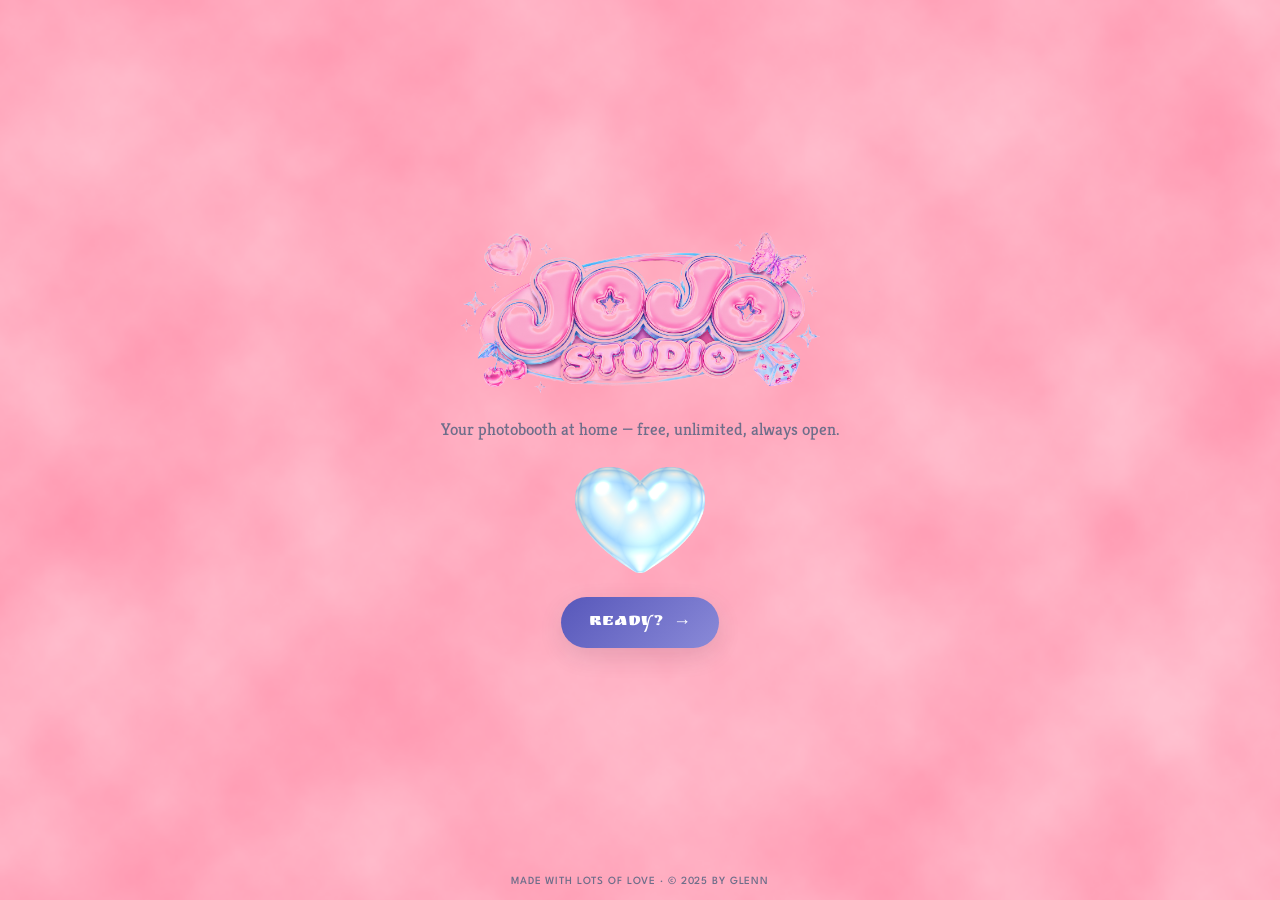
<file: index.html>
<!DOCTYPE html>
<html lang="en">

<head>
    <meta charset="UTF-8">
    <meta name="viewport" content="width=device-width, initial-scale=1.0">
    <title>JOJO.STUDIO — Photobooth at home</title>
    <link rel="stylesheet" href="styles.css">
    <link rel="preconnect" href="https://fonts.googleapis.com">
    <link rel="preconnect" href="https://fonts.gstatic.com" crossorigin>
    <link
        href="https://fonts.googleapis.com/css2?family=Koulen&family=Kreon:wght@300..700&family=League+Spartan:wght@100..900&family=Archivo+Black&family=Ruslan+Display&family=Silkscreen:wght@400;700&display=swap"
        rel="stylesheet">
    <link rel="icon" type="image/png" href="img2/pin_logo.png">
</head>

<body class="home">
    <main class="home-content">
        <img src="img2/logo.png" alt="JOJO.STUDIO" class="home-logo">
        <p class="home-tagline">Your photobooth at home — free, unlimited, always open.</p>
        <img src="img2/heart.png" alt="" class="home-heart" aria-hidden="true">
        <button class="primary-btn home-cta" id="ready-btn" onclick="redirectWithTransition('instructions.html')">
            Ready? <span class="arrow">→</span>
        </button>
    </main>

    <footer class="footer-text">
        Made with lots of love · © 2025 by Glenn
    </footer>

    <script src="transition.js"></script>
</body>

</html>
</file>
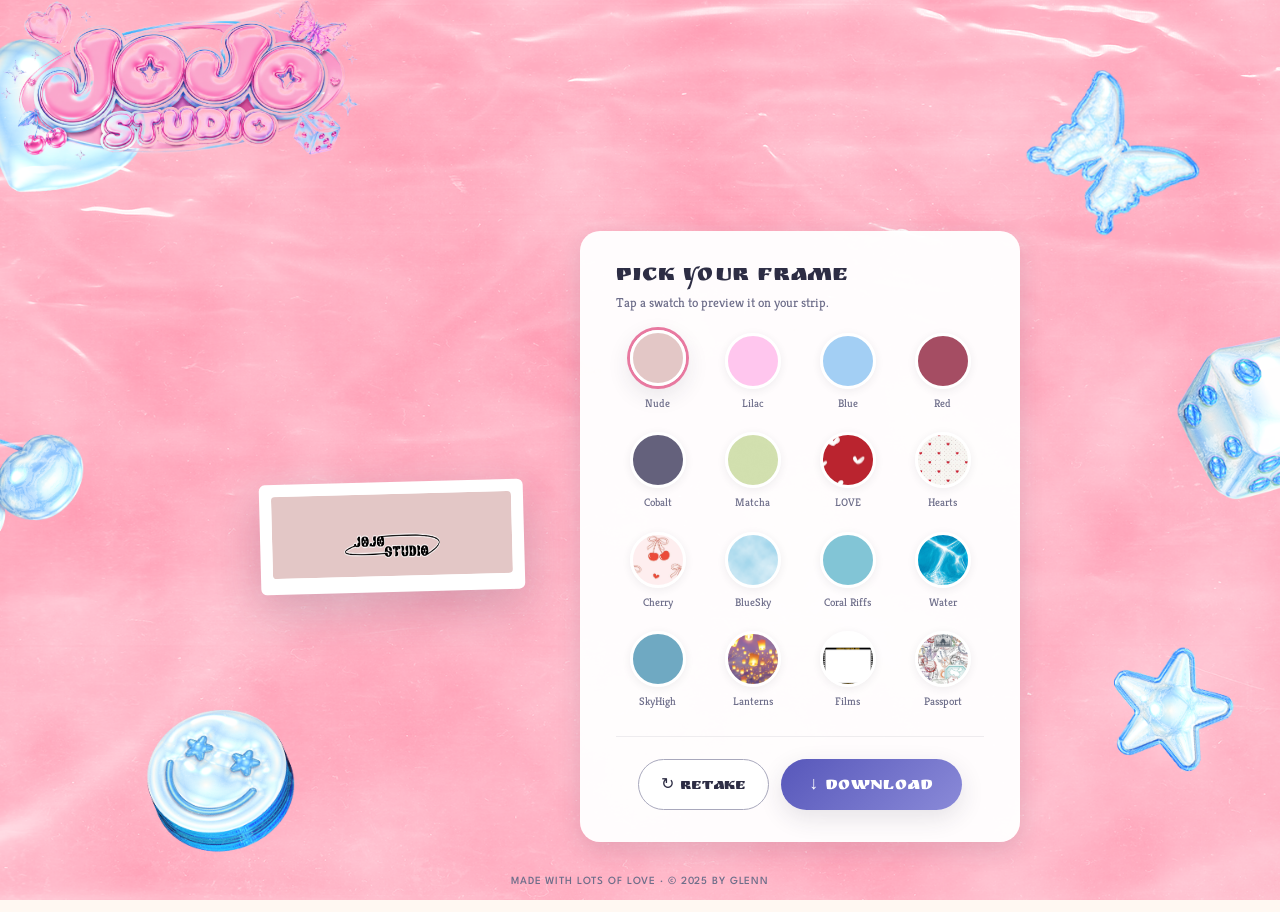
<file: download.html>
<!DOCTYPE html>
<html lang="en">

<head>
    <meta charset="UTF-8">
    <meta name="viewport" content="width=device-width, initial-scale=1.0">
    <title>Your strip · JOJO.STUDIO</title>
    <link rel="stylesheet" href="styles.css">
    <link rel="preconnect" href="https://fonts.googleapis.com">
    <link rel="preconnect" href="https://fonts.gstatic.com" crossorigin>
    <link
        href="https://fonts.googleapis.com/css2?family=Koulen&family=Kreon:wght@300..700&family=League+Spartan:wght@100..900&family=Archivo+Black&family=Ruslan+Display&family=Silkscreen:wght@400;700&display=swap"
        rel="stylesheet">
    <link rel="icon" type="image/png" href="img2/pin_logo.png">
</head>

<body class="download">
    <a href="index.html">
        <img src="img2/logo.png" alt="JOJO.STUDIO" class="home-logo">
    </a>

    <main class="download-content">
        <div class="strip-stage">
            <div class="strip-frame">
                <canvas id="finalCanvas"></canvas>
            </div>
        </div>

        <aside class="customizer">
            <h2 class="customizer-title">Pick your frame</h2>
            <p class="customizer-sub">Tap a swatch to preview it on your strip.</p>

            <div class="color-grid">
                <div class="color-cell">
                    <button class="color-btn" data-color="img/nude.jpg" style="background-image: url('img/nude.jpg');"
                        aria-label="Nude"></button>
                    <span class="color-label">Nude</span>
                </div>
                <div class="color-cell">
                    <button class="color-btn" data-color="img/lilac.jpg" style="background-image: url('img/lilac.jpg');"
                        aria-label="Lilac"></button>
                    <span class="color-label">Lilac</span>
                </div>
                <div class="color-cell">
                    <button class="color-btn" data-color="img/blue.jpg" style="background-image: url('img/blue.jpg');"
                        aria-label="Blue"></button>
                    <span class="color-label">Blue</span>
                </div>
                <div class="color-cell">
                    <button class="color-btn" data-color="img/red.jpg" style="background-image: url('img/red.jpg');"
                        aria-label="Red"></button>
                    <span class="color-label">Red</span>
                </div>
                <div class="color-cell">
                    <button class="color-btn" data-color="img/cobalt.jpg"
                        style="background-image: url('img/cobalt.jpg');" aria-label="Cobalt"></button>
                    <span class="color-label">Cobalt</span>
                </div>
                <div class="color-cell">
                    <button class="color-btn" data-color="img/matcha.jpg"
                        style="background-image: url('img/matcha.jpg');" aria-label="Matcha"></button>
                    <span class="color-label">Matcha</span>
                </div>
                <div class="color-cell">
                    <button class="color-btn" data-color="img/valentines.png"
                        style="background-image: url('img/valentines.png');" aria-label="LOVE"></button>
                    <span class="color-label">LOVE</span>
                </div>
                <div class="color-cell">
                    <button class="color-btn" data-color="img/valentines1.png"
                        style="background-image: url('img/valentines1.png');" aria-label="Hearts"></button>
                    <span class="color-label">Hearts</span>
                </div>
                <div class="color-cell">
                    <button class="color-btn" data-color="img/valentines2.png"
                        style="background-image: url('img/valentines2.png');" aria-label="Cherry"></button>
                    <span class="color-label">Cherry</span>
                </div>
                <div class="color-cell">
                    <button class="color-btn" data-color="img/Sky.png" style="background-image: url('img/Sky.png');"
                        aria-label="BlueSky"></button>
                    <span class="color-label">BlueSky</span>
                </div>
                <div class="color-cell">
                    <button class="color-btn" data-color="img/Riff.png" style="background-image: url('img/Riff.png');"
                        aria-label="Coral Riffs"></button>
                    <span class="color-label">Coral Riffs</span>
                </div>
                <div class="color-cell">
                    <button class="color-btn" data-color="img/Water.png" style="background-image: url('img/Water.png');"
                        aria-label="Water"></button>
                    <span class="color-label">Water</span>
                </div>
                <div class="color-cell">
                    <button class="color-btn" data-color="img/SkyHigh.png"
                        style="background-image: url('img/SkyHigh.png');" aria-label="SkyHigh"></button>
                    <span class="color-label">SkyHigh</span>
                </div>
                <div class="color-cell">
                    <button class="color-btn" data-color="img/Lanterns.png"
                        style="background-image: url('img/Lanterns.png');" aria-label="Lanterns"></button>
                    <span class="color-label">Lanterns</span>
                </div>
                <div class="color-cell">
                    <button class="color-btn" data-color="img/Film.png" style="background-image: url('img/Film.png');"
                        aria-label="Films"></button>
                    <span class="color-label">Films</span>
                </div>
                <div class="color-cell">
                    <button class="color-btn" data-color="img/Passport_Stamps.png"
                        style="background-image: url('img/Passport_Stamps.png');" aria-label="Passport Stamps"></button>
                    <span class="color-label">Passport</span>
                </div>
            </div>

            <div class="customizer-actions">
                <button class="secondary-btn" onclick="redirectWithTransition('photobooth.html')">↻ Retake</button>
                <button class="primary-btn" id="download-btn">↓ Download</button>
            </div>
        </aside>
    </main>

    <footer class="footer-text">
        Made with lots of love · © 2025 by Glenn
    </footer>

    <script src="transition.js"></script>
    <script src="download.js"></script>
</body>

</html>
</file>
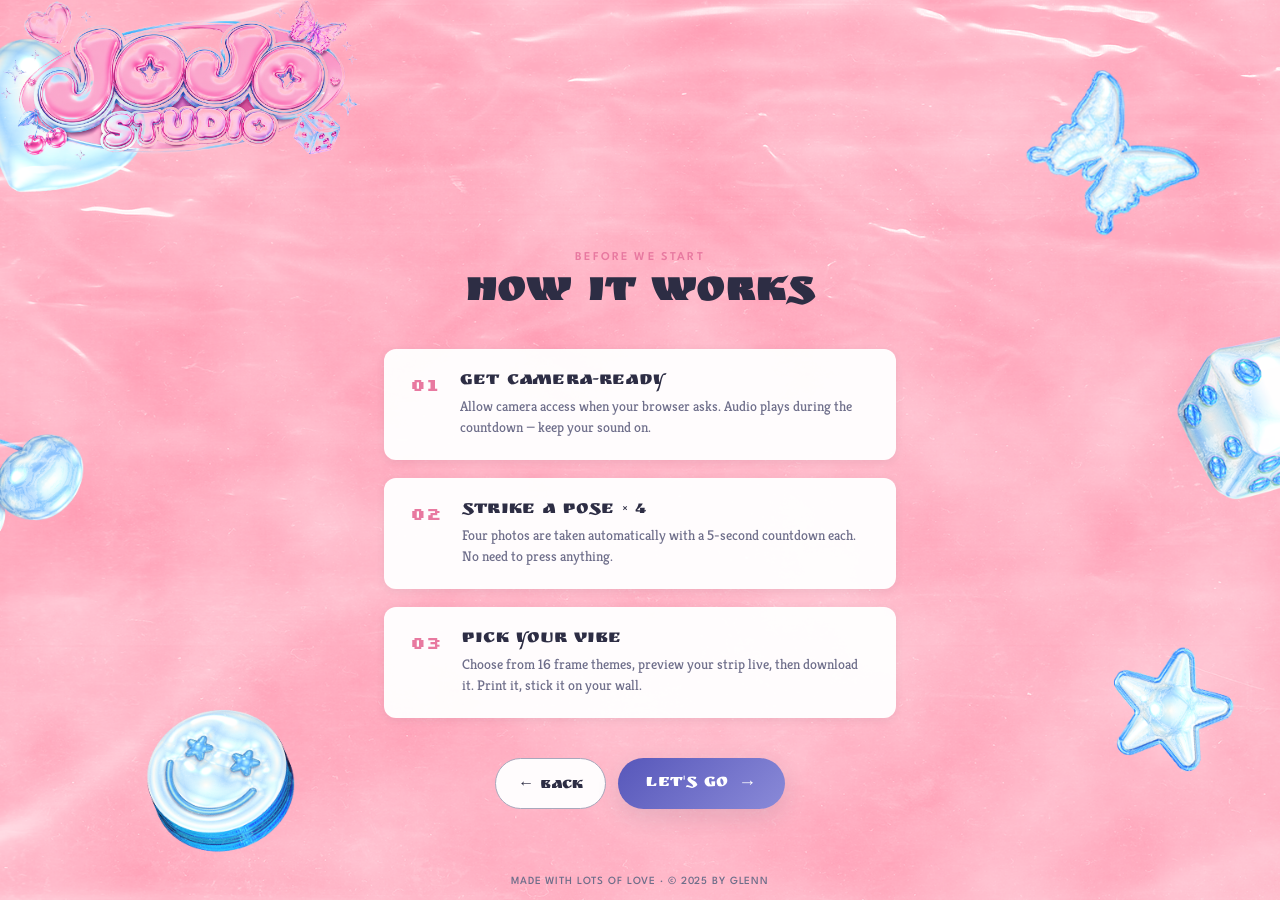
<file: instructions.html>
<!DOCTYPE html>
<html lang="en">

<head>
    <meta charset="UTF-8">
    <meta name="viewport" content="width=device-width, initial-scale=1.0">
    <title>How it works · JOJO.STUDIO</title>
    <link rel="stylesheet" href="styles.css">
    <link rel="preconnect" href="https://fonts.googleapis.com">
    <link rel="preconnect" href="https://fonts.gstatic.com" crossorigin>
    <link
        href="https://fonts.googleapis.com/css2?family=Koulen&family=Kreon:wght@300..700&family=League+Spartan:wght@100..900&family=Archivo+Black&family=Ruslan+Display&family=Silkscreen:wght@400;700&display=swap"
        rel="stylesheet">
    <link rel="icon" type="image/png" href="img2/pin_logo.png">
</head>

<body class="instructions">
    <a href="index.html">
        <img src="img2/logo.png" alt="JOJO.STUDIO" class="home-logo">
    </a>

    <main class="instructions-content">
        <div>
            <p class="page-eyebrow">Before we start</p>
            <h2 class="page-title">How it works</h2>
        </div>

        <ol class="step-list">
            <li>
                <span class="step-num">01</span>
                <div>
                    <h3>Get camera-ready</h3>
                    <p>Allow camera access when your browser asks. Audio plays during the countdown — keep your sound
                        on.</p>
                </div>
            </li>
            <li>
                <span class="step-num">02</span>
                <div>
                    <h3>Strike a pose × 4</h3>
                    <p>Four photos are taken automatically with a 5-second countdown each. No need to press anything.
                    </p>
                </div>
            </li>
            <li>
                <span class="step-num">03</span>
                <div>
                    <h3>Pick your vibe</h3>
                    <p>Choose from 16 frame themes, preview your strip live, then download it. Print it, stick it on
                        your wall.</p>
                </div>
            </li>
        </ol>

        <div class="instructions-actions">
            <button class="secondary-btn" onclick="redirectWithTransition('/')">← Back</button>
            <button class="primary-btn" onclick="redirectWithTransition('photobooth.html')">
                Let's go <span class="arrow">→</span>
            </button>
        </div>
    </main>

    <footer class="footer-text">
        Made with lots of love · © 2025 by Glenn
    </footer>

    <script src="transition.js"></script>
</body>

</html>
</file>
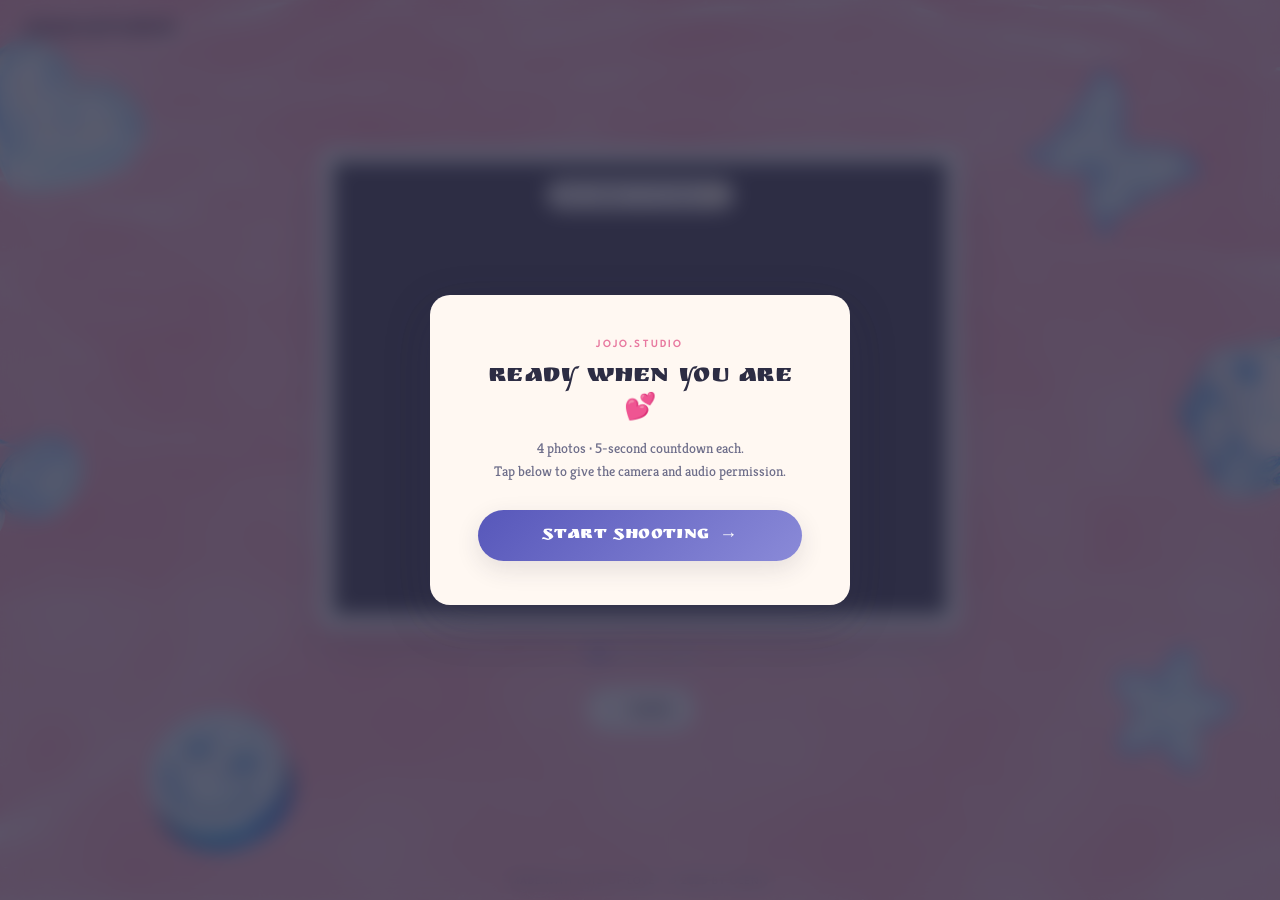
<file: photobooth.html>
<!DOCTYPE html>
<html lang="en">

<head>
    <meta charset="UTF-8">
    <meta name="viewport" content="width=device-width, initial-scale=1.0">
    <title>Smile! · JOJO.STUDIO</title>
    <link rel="stylesheet" href="styles.css">
    <link rel="preconnect" href="https://fonts.googleapis.com">
    <link rel="preconnect" href="https://fonts.gstatic.com" crossorigin>
    <link
        href="https://fonts.googleapis.com/css2?family=Koulen&family=Kreon:wght@300..700&family=League+Spartan:wght@100..900&family=Archivo+Black&family=Ruslan+Display&family=Silkscreen:wght@400;700&display=swap"
        rel="stylesheet">
    <link rel="icon" type="image/png" href="img2/pin_logo.png">
</head>

<body class="photobooth">
    <h1 class="logo2">JOJO.STUDIO</h1>

    <main class="photobooth-content">
        <div class="camera-stage">
            <div class="video-wrapper">
                <video id="video" autoplay playsinline muted></video>
                <div id="shutter-flash"></div>
                <div id="status-banner">Get ready to pose ✨</div>
                <div id="countdown-circle">
                    <svg class="countdown-ring" viewBox="0 0 100 100" aria-hidden="true">
                        <circle class="ring-bg" cx="50" cy="50" r="46"></circle>
                        <circle class="ring-progress" cx="50" cy="50" r="46"></circle>
                    </svg>
                    <span id="countdown">5</span>
                </div>
            </div>

            <div class="progress-dots" id="progress-dots" aria-label="Photo progress">
                <span class="dot" data-index="0"></span>
                <span class="dot" data-index="1"></span>
                <span class="dot" data-index="2"></span>
                <span class="dot" data-index="3"></span>
            </div>
        </div>

        <button class="secondary-btn back-btn" onclick="redirectWithTransition('instructions.html')">← Back</button>
    </main>

    <!-- Tap-to-start gate (primes audio + camera permissions inside a real click handler) -->
    <div id="start-gate" class="start-gate">
        <div class="start-card" id="start-card">
            <p class="eyebrow">JOJO.STUDIO</p>
            <h2>Ready when you are 💕</h2>
            <p class="subtle">
                4 photos · 5-second countdown each.<br>
                Tap below to give the camera and audio permission.
            </p>
            <button class="primary-btn" id="tap-to-start-btn">
                Start shooting <span class="arrow">→</span>
            </button>
        </div>
    </div>

    <footer class="footer-text">
        Made with lots of love · © 2025 by Glenn
    </footer>

    <script src="transition.js"></script>
    <script src="script.js"></script>
</body>

</html>
</file>
<file: styles.css>
/* ============================================================
   JOJO.STUDIO — Photobooth at Home
   Soft-pop photobooth diary
   ============================================================ */

:root {
    /* Color */
    --bg: #FFF8F2;
    --surface: rgba(255, 255, 255, 0.72);
    --surface-strong: rgba(255, 255, 255, 0.96);
    --primary: #5757BA;
    --primary-soft: #8A8AD8;
    --accent: #FFB6C1;
    --accent-deep: #E879A0;
    --ink: #2D2D44;
    --ink-soft: #6E6E8A;
    --ink-faint: #A8A8BC;
    --white: #FFFFFF;

    /* Elevation */
    --shadow-sm: 0 2px 8px rgba(45, 45, 68, 0.08);
    --shadow-md: 0 8px 24px rgba(45, 45, 68, 0.12);
    --shadow-lg: 0 16px 48px rgba(45, 45, 68, 0.20);

    /* Geometry */
    --radius-sm: 6px;
    --radius-md: 12px;
    --radius-lg: 20px;
    --radius-pill: 999px;

    /* Motion */
    --ease: cubic-bezier(0.4, 0, 0.2, 1);
    --ease-spring: cubic-bezier(0.34, 1.56, 0.64, 1);
    --t-fast: 150ms;
    --t-med: 250ms;
    --t-slow: 400ms;
}

/* ============================================================
   Reset / Base
   ============================================================ */

*,
*::before,
*::after {
    box-sizing: border-box;
}

html,
body {
    margin: 0;
    padding: 0;
    height: 100%;
}

body {
    font-family: 'Kreon', serif;
    color: var(--ink);
    background-color: var(--bg);
    background-size: cover;
    background-position: center;
    background-repeat: no-repeat;
    background-attachment: fixed;
    text-align: center;
    overflow-x: hidden;
    min-height: 100vh;
    display: flex;
    flex-direction: column;
}

img {
    max-width: 100%;
    height: auto;
    display: block;
}

a {
    text-decoration: none;
    color: inherit;
}

h1,
h2,
h3,
h4,
h5,
p {
    margin: 0;
}

/* ============================================================
   Page backgrounds
   ============================================================ */

.home {
    background-image: url('img2/image_bg.png');
}

.instructions,
.photobooth,
.download {
    background-image: url('img2/image_bg_1.png');
}

/* ============================================================
   Buttons
   ============================================================ */

button {
    font-family: 'Ruslan Display', serif;
    cursor: pointer;
    border: none;
    background: none;
    color: inherit;
}

.primary-btn {
    display: inline-flex;
    align-items: center;
    justify-content: center;
    gap: 10px;
    padding: 14px 28px;
    font-size: clamp(15px, 1.6vw, 18px);
    color: var(--white);
    background: linear-gradient(135deg, var(--primary) 0%, var(--primary-soft) 100%);
    border-radius: var(--radius-pill);
    box-shadow: var(--shadow-md);
    transition: transform var(--t-med) var(--ease),
        box-shadow var(--t-med) var(--ease),
        background var(--t-med) var(--ease);
    letter-spacing: 0.02em;
}

.primary-btn:hover {
    transform: translateY(-2px);
    box-shadow: var(--shadow-lg);
    background: linear-gradient(135deg, var(--accent-deep) 0%, var(--accent) 100%);
}

.primary-btn:active {
    transform: translateY(0);
    box-shadow: var(--shadow-sm);
}

.primary-btn:disabled {
    opacity: 0.6;
    cursor: not-allowed;
    transform: none;
}

.primary-btn .arrow {
    transition: transform var(--t-med) var(--ease);
}

.primary-btn:hover .arrow {
    transform: translateX(4px);
}

.secondary-btn {
    display: inline-flex;
    align-items: center;
    justify-content: center;
    gap: 8px;
    padding: 12px 22px;
    font-size: clamp(14px, 1.4vw, 16px);
    color: var(--ink);
    background: var(--surface-strong);
    border: 1.5px solid var(--ink-faint);
    border-radius: var(--radius-pill);
    transition: all var(--t-med) var(--ease);
}

.secondary-btn:hover {
    border-color: var(--primary);
    color: var(--primary);
    transform: translateY(-1px);
}

/* ============================================================
   Footer
   ============================================================ */

.footer-text {
    position: fixed;
    bottom: 14px;
    left: 50%;
    transform: translateX(-50%);
    font-family: 'League Spartan', sans-serif;
    font-size: 11px;
    font-weight: 500;
    color: var(--ink-soft);
    letter-spacing: 0.08em;
    text-transform: uppercase;
    z-index: 5;
    margin: 0;
    white-space: nowrap;
}

/* ============================================================
   Logo (small, top-left on inner pages)
   ============================================================ */

.logo2 {
    position: fixed;
    top: 18px;
    left: 24px;
    font-family: 'Ruslan Display', serif;
    font-size: clamp(18px, 2vw, 22px);
    font-weight: 400;
    letter-spacing: 0.04em;
    color: var(--ink);
    z-index: 50;
    margin: 0;
}

/* ============================================================
   HOME PAGE
   ============================================================ */

.home-content {
    flex: 1;
    display: flex;
    flex-direction: column;
    align-items: center;
    justify-content: center;
    padding: 60px 5vw 80px;
    gap: 24px;
}

.home-logo {
    width: clamp(220px, 32vw, 360px);
    height: auto;
    animation: fadeUp 700ms var(--ease-spring) both;
}

.home-tagline {
    font-family: 'Kreon', serif;
    font-size: clamp(14px, 1.5vw, 17px);
    color: var(--ink-soft);
    max-width: 420px;
    line-height: 1.5;
    animation: fadeUp 700ms var(--ease-spring) 120ms both;
}

.home-heart {
    width: clamp(80px, 12vw, 130px);
    height: auto;
    animation: fadeUp 700ms var(--ease-spring) 240ms both,
        heartFloat 4s ease-in-out 1s infinite;
}

.home-cta {
    animation: fadeUp 700ms var(--ease-spring) 360ms both;
}

@keyframes fadeUp {
    from {
        opacity: 0;
        transform: translateY(16px);
    }

    to {
        opacity: 1;
        transform: translateY(0);
    }
}

@keyframes heartFloat {

    0%,
    100% {
        transform: translateY(0) rotate(-2deg);
    }

    50% {
        transform: translateY(-6px) rotate(2deg);
    }
}

/* ============================================================
   INSTRUCTIONS PAGE
   ============================================================ */

.instructions-content {
    flex: 1;
    display: flex;
    flex-direction: column;
    align-items: center;
    justify-content: center;
    padding: 80px 5vw;
    gap: 32px;
    max-width: 640px;
    margin: 0 auto;
    width: 100%;
}

.page-title {
    font-family: 'Ruslan Display', serif;
    font-size: clamp(28px, 4vw, 42px);
    color: var(--ink);
    letter-spacing: 0.02em;
    animation: fadeUp 600ms var(--ease) both;
}

.page-eyebrow {
    font-family: 'League Spartan', sans-serif;
    font-size: 12px;
    font-weight: 600;
    letter-spacing: 0.18em;
    text-transform: uppercase;
    color: var(--accent-deep);
    margin-bottom: 8px;
}

.step-list {
    list-style: none;
    padding: 0;
    margin: 0;
    display: flex;
    flex-direction: column;
    gap: 18px;
    width: 100%;
    max-width: 520px;
}

.step-list li {
    display: flex;
    align-items: flex-start;
    gap: 20px;
    padding: 22px 26px;
    background: var(--surface-strong);
    border-radius: var(--radius-md);
    box-shadow: var(--shadow-sm);
    text-align: left;
    transition: transform var(--t-med) var(--ease), box-shadow var(--t-med) var(--ease);
    animation: fadeUp 600ms var(--ease) both;
}

.step-list li:nth-child(1) {
    animation-delay: 100ms;
}

.step-list li:nth-child(2) {
    animation-delay: 200ms;
}

.step-list li:nth-child(3) {
    animation-delay: 300ms;
}

.step-list li:hover {
    transform: translateY(-2px);
    box-shadow: var(--shadow-md);
}

.step-num {
    font-family: 'Silkscreen', monospace;
    font-size: 18px;
    color: var(--accent-deep);
    font-weight: 700;
    line-height: 1;
    padding-top: 4px;
    flex-shrink: 0;
}

.step-list li h3 {
    font-family: 'Ruslan Display', serif;
    font-size: 19px;
    color: var(--ink);
    margin-bottom: 4px;
    font-weight: 400;
    letter-spacing: 0.01em;
}

.step-list li p {
    font-family: 'Kreon', serif;
    font-size: 14px;
    color: var(--ink-soft);
    line-height: 1.5;
}

.instructions-actions {
    display: flex;
    gap: 12px;
    margin-top: 8px;
    animation: fadeUp 600ms var(--ease) 450ms both;
}

/* ============================================================
   PHOTOBOOTH PAGE
   ============================================================ */

.photobooth {
    overflow: hidden;
}

.photobooth-content {
    flex: 1;
    display: flex;
    flex-direction: column;
    align-items: center;
    justify-content: center;
    padding: 60px 5vw 80px;
    gap: 24px;
    width: 100%;
}

.camera-stage {
    display: flex;
    flex-direction: column;
    align-items: center;
    gap: 20px;
    width: 100%;
    max-width: 720px;
}

.video-wrapper {
    position: relative;
    width: 100%;
    max-width: 640px;
    aspect-ratio: 4 / 3;
    border-radius: var(--radius-md);
    overflow: hidden;
    background: var(--ink);
    box-shadow: var(--shadow-lg);
    border: 14px solid var(--white);
}

#video {
    width: 100%;
    height: 100%;
    object-fit: cover;
    transform: scaleX(-1);
    -webkit-transform: scaleX(-1);
}

#shutter-flash {
    position: absolute;
    inset: 0;
    background: var(--white);
    opacity: 0;
    pointer-events: none;
    z-index: 2;
}

#shutter-flash.flash {
    animation: flashAnim 240ms ease-out;
}

@keyframes flashAnim {
    0% {
        opacity: 0.95;
    }

    100% {
        opacity: 0;
    }
}

/* Countdown circle with draining ring */
#countdown-circle {
    position: absolute;
    top: 50%;
    left: 50%;
    transform: translate(-50%, -50%);
    width: clamp(110px, 18vw, 160px);
    height: clamp(110px, 18vw, 160px);
    border-radius: 50%;
    background: rgba(255, 255, 255, 0.92);
    backdrop-filter: blur(8px);
    -webkit-backdrop-filter: blur(8px);
    display: flex;
    align-items: center;
    justify-content: center;
    box-shadow: 0 8px 32px rgba(0, 0, 0, 0.25);
    pointer-events: none;
    z-index: 3;
    opacity: 0;
    transition: opacity var(--t-med) var(--ease);
}

#countdown-circle.visible {
    opacity: 1;
}

.countdown-ring {
    position: absolute;
    inset: 0;
    width: 100%;
    height: 100%;
    transform: rotate(-90deg);
    pointer-events: none;
}

.ring-bg,
.ring-progress {
    fill: none;
    stroke-width: 3;
}

.ring-bg {
    stroke: rgba(45, 45, 68, 0.08);
}

.ring-progress {
    stroke: var(--primary);
    stroke-linecap: round;
    stroke-dasharray: 289;
    stroke-dashoffset: 0;
}

#countdown {
    font-family: 'Ruslan Display', serif;
    font-size: clamp(56px, 9vw, 84px);
    color: var(--primary);
    line-height: 1;
    z-index: 1;
    transition: color var(--t-fast) var(--ease);
}

#countdown.tick {
    animation: tickPop 240ms cubic-bezier(0.34, 1.56, 0.64, 1);
}

@keyframes tickPop {
    0% {
        transform: scale(1.18);
    }

    100% {
        transform: scale(1);
    }
}

#countdown.cheese {
    font-size: clamp(34px, 5.5vw, 52px);
    color: var(--accent-deep);
    animation: cheesePop 380ms cubic-bezier(0.34, 1.56, 0.64, 1);
    letter-spacing: 0.02em;
}

@keyframes cheesePop {
    0% {
        transform: scale(0.6) rotate(-8deg);
        opacity: 0;
    }

    60% {
        transform: scale(1.12) rotate(3deg);
        opacity: 1;
    }

    100% {
        transform: scale(1) rotate(0);
        opacity: 1;
    }
}

#status-banner {
    position: absolute;
    top: 18px;
    left: 50%;
    transform: translateX(-50%);
    background: rgba(255, 255, 255, 0.94);
    color: var(--ink);
    font-family: 'Silkscreen', monospace;
    font-size: 11px;
    letter-spacing: 0.06em;
    padding: 8px 14px;
    border-radius: var(--radius-pill);
    box-shadow: var(--shadow-sm);
    z-index: 3;
    white-space: nowrap;
    transition: opacity var(--t-med) var(--ease);
}

.progress-dots {
    display: flex;
    gap: 14px;
    align-items: center;
    justify-content: center;
}

.progress-dots .dot {
    width: 14px;
    height: 14px;
    border-radius: 50%;
    background: var(--surface-strong);
    border: 2px solid var(--ink-faint);
    transition: all var(--t-med) var(--ease);
}

.progress-dots .dot.filled {
    background: var(--accent-deep);
    border-color: var(--accent-deep);
}

.progress-dots .dot.current {
    border-color: var(--primary);
    box-shadow: 0 0 0 4px rgba(87, 87, 186, 0.18);
    animation: dotPulse 1.4s var(--ease) infinite;
}

@keyframes dotPulse {

    0%,
    100% {
        box-shadow: 0 0 0 4px rgba(87, 87, 186, 0.18);
    }

    50% {
        box-shadow: 0 0 0 8px rgba(87, 87, 186, 0.08);
    }
}

.back-btn {
    align-self: center;
}

/* Tap-to-start gate */
.start-gate {
    position: fixed;
    inset: 0;
    background: rgba(45, 45, 68, 0.78);
    backdrop-filter: blur(10px);
    -webkit-backdrop-filter: blur(10px);
    display: flex;
    align-items: center;
    justify-content: center;
    z-index: 2000;
    transition: opacity var(--t-slow) var(--ease);
    padding: 20px;
}

.start-gate.hidden {
    opacity: 0;
    pointer-events: none;
}

.start-card {
    background: var(--bg);
    padding: 44px 48px;
    border-radius: var(--radius-lg);
    text-align: center;
    max-width: 420px;
    width: 100%;
    box-shadow: var(--shadow-lg);
    animation: cardIn 500ms var(--ease-spring);
}

@keyframes cardIn {
    from {
        transform: translateY(24px) scale(0.96);
        opacity: 0;
    }

    to {
        transform: translateY(0) scale(1);
        opacity: 1;
    }
}

.start-card .eyebrow {
    font-family: 'League Spartan', sans-serif;
    font-size: 11px;
    font-weight: 600;
    letter-spacing: 0.2em;
    text-transform: uppercase;
    color: var(--accent-deep);
    margin-bottom: 14px;
}

.start-card h2 {
    font-family: 'Ruslan Display', serif;
    font-size: 26px;
    color: var(--ink);
    margin-bottom: 12px;
    font-weight: 400;
    letter-spacing: 0.01em;
}

.start-card .subtle {
    font-family: 'Kreon', serif;
    font-size: 14px;
    color: var(--ink-soft);
    line-height: 1.6;
    margin-bottom: 28px;
}

.start-card .primary-btn {
    width: 100%;
}

.error-state {
    background: var(--surface-strong);
    padding: 24px 32px;
    border-radius: var(--radius-md);
    color: var(--ink);
    box-shadow: var(--shadow-md);
    max-width: 420px;
    text-align: center;
    border-left: 4px solid var(--accent-deep);
}

.error-state h3 {
    font-family: 'Ruslan Display', serif;
    margin-bottom: 8px;
    color: var(--ink);
    font-weight: 400;
}

.error-state p {
    font-family: 'Kreon', serif;
    color: var(--ink-soft);
    font-size: 14px;
    line-height: 1.5;
}

/* ============================================================
   DOWNLOAD PAGE
   ============================================================ */

.download {
    overflow-y: auto;
}

.download-content {
    flex: 1;
    display: flex;
    align-items: center;
    justify-content: center;
    padding: 70px 5vw 70px;
    gap: 56px;
    width: 100%;
    flex-wrap: wrap;
}

.strip-stage {
    flex-shrink: 0;
    animation: fadeUp 600ms var(--ease) both;
}

.strip-frame {
    background: var(--white);
    padding: 12px 12px 16px;
    border-radius: 6px;
    box-shadow: var(--shadow-lg);
    transform: rotate(-1.5deg);
    transition: transform var(--t-slow) var(--ease);
}

.strip-frame:hover {
    transform: rotate(0);
}

#finalCanvas {
    display: block;
    max-width: 240px;
    width: 240px;
    height: auto;
    border-radius: 4px;
}

.customizer {
    background: var(--surface-strong);
    padding: 32px 36px;
    border-radius: var(--radius-lg);
    box-shadow: var(--shadow-md);
    max-width: 440px;
    width: 100%;
    text-align: left;
    animation: fadeUp 600ms var(--ease) 100ms both;
}

.customizer-title {
    font-family: 'Ruslan Display', serif;
    font-size: 24px;
    color: var(--ink);
    margin-bottom: 4px;
    font-weight: 400;
    letter-spacing: 0.01em;
}

.customizer-sub {
    font-family: 'Kreon', serif;
    font-size: 13px;
    color: var(--ink-soft);
    margin-bottom: 22px;
}

.color-grid {
    display: grid;
    grid-template-columns: repeat(4, 1fr);
    gap: 22px 12px;
    margin-bottom: 28px;
}

.color-cell {
    display: flex;
    flex-direction: column;
    align-items: center;
    gap: 8px;
    text-align: center;
}

.color-btn {
    width: 56px;
    height: 56px;
    border-radius: 50%;
    border: 3px solid var(--white);
    background-size: cover;
    background-position: center;
    cursor: pointer;
    box-shadow: var(--shadow-sm);
    transition: transform var(--t-med) var(--ease),
        box-shadow var(--t-med) var(--ease);
    padding: 0;
    position: relative;
}

.color-btn:hover {
    transform: translateY(-3px);
    box-shadow: var(--shadow-md);
}

.color-btn.selected {
    box-shadow: 0 0 0 3px var(--accent-deep), var(--shadow-md);
    transform: translateY(-3px);
}

.color-btn:focus-visible {
    outline: none;
    box-shadow: 0 0 0 3px var(--primary), var(--shadow-md);
}

.color-label {
    font-family: 'Kreon', serif;
    font-size: 11px;
    color: var(--ink-soft);
    line-height: 1.2;
    max-width: 80px;
}

.customizer-actions {
    display: flex;
    gap: 12px;
    justify-content: center;
    border-top: 1px solid rgba(45, 45, 68, 0.08);
    padding-top: 22px;
    flex-wrap: wrap;
}

#download-btn.downloading {
    pointer-events: none;
    opacity: 0.85;
}

/* ============================================================
   Responsive
   ============================================================ */

@media (max-width: 900px) {
    .download-content {
        flex-direction: column;
        gap: 36px;
        padding: 80px 4vw 80px;
    }

    .strip-frame {
        transform: rotate(0);
    }

    #finalCanvas {
        max-width: 200px;
        width: 200px;
    }

    .customizer {
        max-width: 420px;
    }
}

@media (max-width: 600px) {
    .logo2 {
        top: 14px;
        left: 16px;
    }

    .video-wrapper {
        border-width: 10px;
        aspect-ratio: 3 / 4;
        max-width: 420px;
    }

    .home-content {
        gap: 18px;
        padding: 40px 5vw 80px;
    }

    .step-list li {
        padding: 18px 20px;
        gap: 16px;
    }

    .step-list li h3 {
        font-size: 17px;
    }

    .customizer {
        padding: 26px 22px;
    }

    .color-grid {
        gap: 18px 10px;
    }

    .color-btn {
        width: 50px;
        height: 50px;
        border-width: 2.5px;
    }

    .color-label {
        font-size: 10px;
    }

    #finalCanvas {
        max-width: 180px;
        width: 180px;
    }

    .start-card {
        padding: 32px 28px;
    }

    .start-card h2 {
        font-size: 22px;
    }
}

@media (max-width: 400px) {
    .color-grid {
        grid-template-columns: repeat(4, 1fr);
        gap: 16px 6px;
    }

    .color-btn {
        width: 44px;
        height: 44px;
    }

    .footer-text {
        font-size: 9px;
    }
}

/* Reduce motion if user prefers it */
@media (prefers-reduced-motion: reduce) {

    *,
    *::before,
    *::after {
        animation-duration: 0.01ms !important;
        animation-iteration-count: 1 !important;
        transition-duration: 0.01ms !important;
    }

    .ring-progress {
        transition: none !important;
    }
}
</file>
